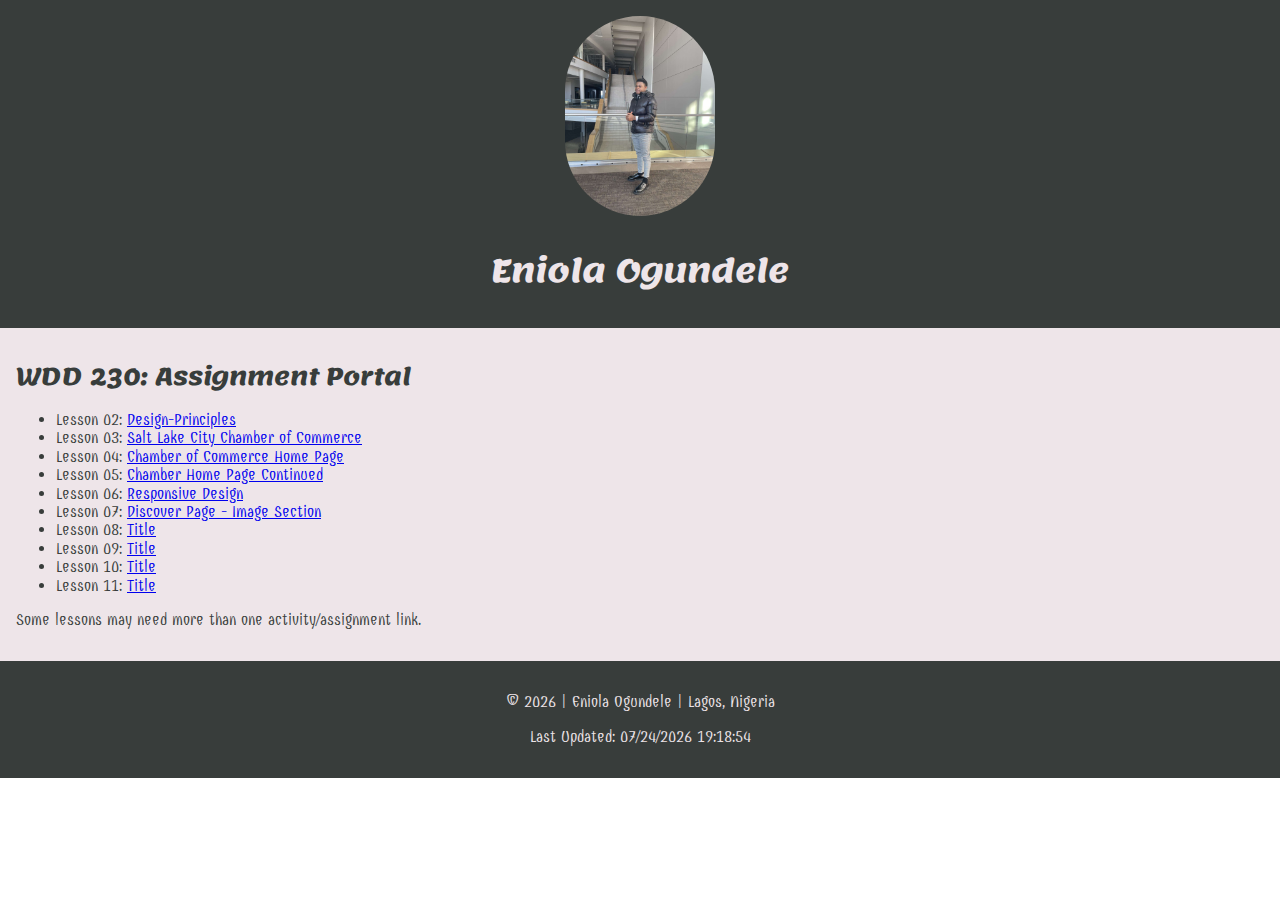
<file: index.html>
<!--Doctype HTML5-->
<!DOCTYPE html>
<html lang="en">
<head>
    <!-- Set character encoding for the document -->
    <meta charset="utf-8" />
    <!-- Viewport for responsive web design -->
    <meta name="viewport" content="width=device-width, initial-scale=1.0, viewport-fit=cover" />
    <!-- Document Title -->
    <title>Eniola Ogundele's Assignment Portal</title>
    <!-- Meta Description -->
    <meta name="description"
        content="This page is for publishing personal assingments and projects from the wdd230 course." />
    <link rel="stylesheet" href="styles/styles.css" />
    <link href="styles/small.css" rel="stylesheet" />
    <link href="styles/medium.css" rel="stylesheet" />
</head>
<body>
    <header>
        <div id="headerContent">
            <img src="images\eniola img.jpg" alt="photo"/>
            <h1>Eniola Ogundele</h1>
        </div>
    </header>
    <main>
        <div id="mainContent">
            <h2>WDD 230: Assignment Portal</h2>
            <ul>
                <li>Lesson 02: <a href="design-principles.html"> Design-Principles </a></li>
                <li>Lesson 03: <a href="chamberofcommerce.html">Salt Lake City Chamber of Commerce </a></li>
                <li>Lesson 04: <a href="wdd230\index.html">Chamber of Commerce Home Page </a></li>
                <li>Lesson 05: <a href="wdd230\index.html">Chamber Home Page Continued</a>
                                
                <li>Lesson 06: <a href="wdd230\index.html">Responsive Design</a></li>
                <li>Lesson 07: <a href="./wdd230/chamber/discover.html">Discover Page - Image Section</a>
            
                <li>Lesson 08: <a href="Title">Title</a>
                                
                <li>Lesson 09: <a href="Title">Title</a>
                                
                                
                <li>Lesson 10: <a href="Title">Title</a>
                                
                <li>Lesson 11: <a href="Title">Title</a></li>
            </ul>
            <p>Some lessons may need more than one activity/assignment link.</p>
        </div>
    </main>
    <footer>
        <div id="footerContent">
            <p>&copy; <span id="currentYear"></span> | Eniola Ogundele | Lagos, Nigeria</p>
            <p>Last Updated: <span id="currentDate"></span></p>
        </div>
    </footer>
    <script src="scripts/last_modified.js"></script>
</body>
</html>
</file>
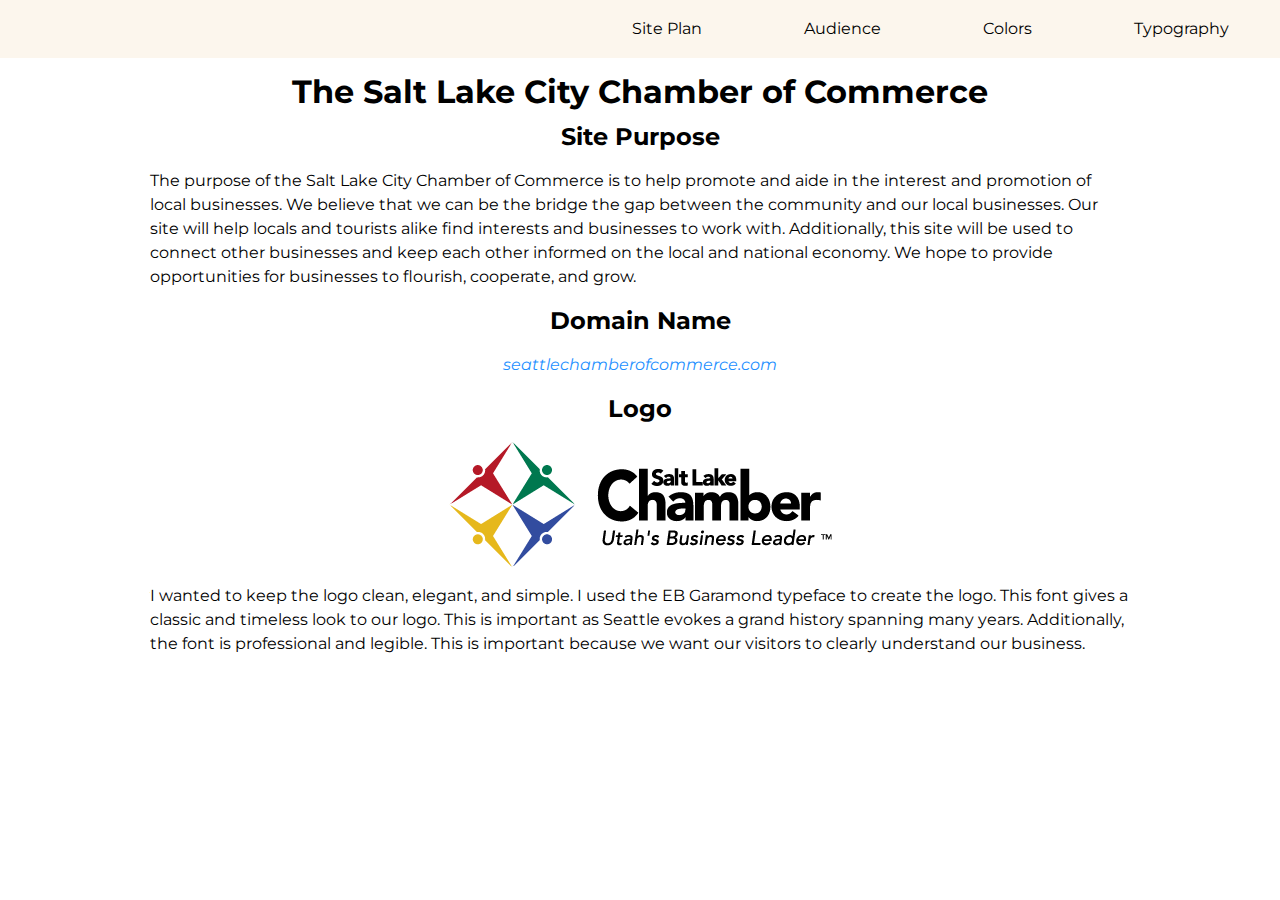
<file: chamberofcommerce.html>
<!DOCTYPE html>
<html lang="en">

<head>
    <meta charset="UTF-8">
    <meta http-equiv="X-UA-Compatible" content="IE=edge">
    <meta name="viewport" content="width=device-width, initial-scale=1.0">
    <meta name="description" content="Site Plan for Salt Lake City Chamber of Commerce">
    <link rel="stylesheet" href="styles/normalize.css">
    <link rel="stylesheet" href="styles/styless.css">
    <title>Salt Lake City Chamber of Commerce Site Plan</title>
</head>

<body>
    <nav>
        <ul>
            <li><a href="index.html">Site Plan</a></li>
            <li><a href="target-audience.html">Audience</a></li>
            <li><a href="color-scheme.html">Colors</a></li>
            <li><a href="typography.html">Typography</a></li>
        </ul>
    </nav>

    <!-- Site Name -->
    <section>
        <h1>The Salt Lake City Chamber of Commerce</h1>
    </section>

    <!-- Site Purpose -->
    <section id="purpose">
        <h2>Site Purpose</h2>
        <p>The purpose of the Salt Lake City Chamber of Commerce is to help promote and aide in the interest and promotion of local businesses.
            We believe that we can be the bridge the gap between the community and our local businesses. Our site will help locals and tourists alike 
            find interests and businesses to work with. Additionally, this site will be used to connect other businesses and keep each other informed on the
            local and national economy. We hope to provide opportunities for businesses to flourish, cooperate, and grow.
        </p>
    </section>

    <!-- Domain Name -->
    <section id="domain">
        <h2>Domain Name</h2>
        <p><a href="https://domains.google.com/registrar/search?searchTerm=seattlechamberofcommerce.com&utm_source=google&utm_medium=cpc&hl=en&_ga=2.246638468.1687355771.1651888160-664859540.1651888160">seattlechamberofcommerce.com</a></p>
    </section>

    <!-- Logo -->
    <section id="logo">
        <h2>Logo</h2>
        <div class="img">
            <img src="images/SLC_Chamber.png" alt="Chamber of Commerce Logo">
        </div>
        <p>I wanted to keep the logo clean, elegant, and simple. I used the EB Garamond typeface to create the logo. This font gives a classic and timeless
            look to our logo. This is important as Seattle evokes a grand history spanning many years. Additionally, the font is professional and legible. This is
            important because we want our visitors to clearly understand our business.
        </p>
    </section>
</body>

</html>
</file>
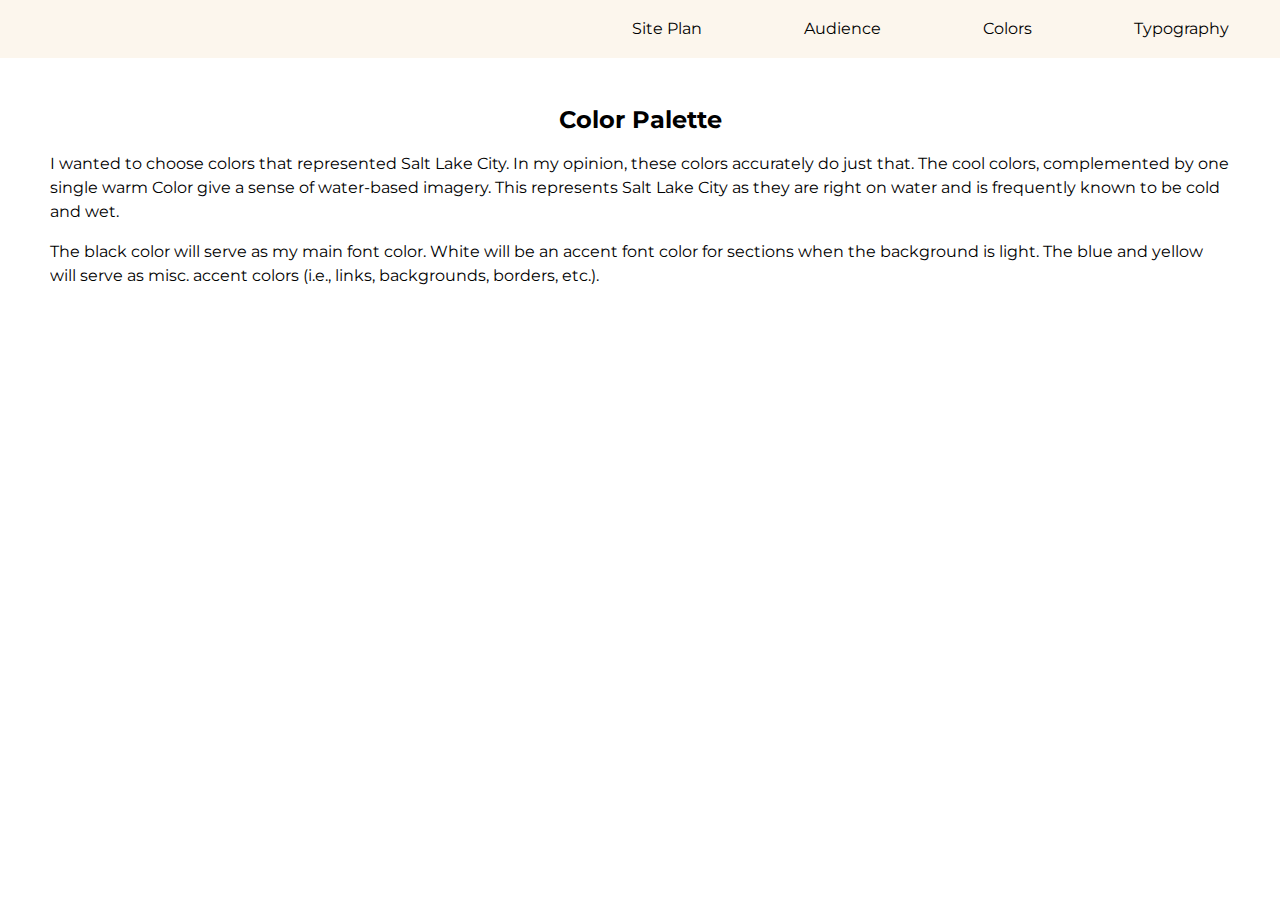
<file: color-scheme.html>
<!DOCTYPE html>
<html lang="en">
<head>
    <meta charset="UTF-8">
    <meta http-equiv="X-UA-Compatible" content="IE=edge">
    <meta name="viewport" content="width=device-width, initial-scale=1.0">
    <meta name="description" content="Site Plan for Salt Lake City Chamber of Commerce">
    <link rel="stylesheet" href="styles/normalize.css">
    <link rel="stylesheet" href="styles/styless.css">
    <title>Salt Lake City Chamber of Commerce Site Plan</title>
</head>
<body>
    <nav>
        <ul>
            <li><a href="index.html">Site Plan</a></li>
            <li><a href="target-audience.html">Audience</a></li>
            <li><a href="color-scheme.html">Colors</a></li>
            <li><a href="typography.html">Typography</a></li>
        </ul>
    </nav>

    <!-- Coolors Palette Widget -->
    <section id="coolors_palette">
        <h2>Color Palette</h2>
        <p>I wanted to choose colors that represented Salt Lake City. In my opinion, these colors accurately do just that. The cool colors, complemented by one single warm Color
            give a sense of water-based imagery. This represents Salt Lake City as they are right on water and is frequently known to be cold and wet.
        </p>
        <p>
            The black color will serve as my main font color. White will be an accent font color for sections when the background is light. The blue and yellow will serve as 
            misc. accent colors (i.e., links, backgrounds, borders, etc.).
        </p>
        <script src="https://coolors.co/palette-widget/widget.js"></script>
        <script data-id="030207805340276717">new CoolorsPaletteWidget("030207805340276717", ["000000","14213d","fca311","e5e5e5","ffffff"]); </script>
    </section>
</body>
</html>
</file>
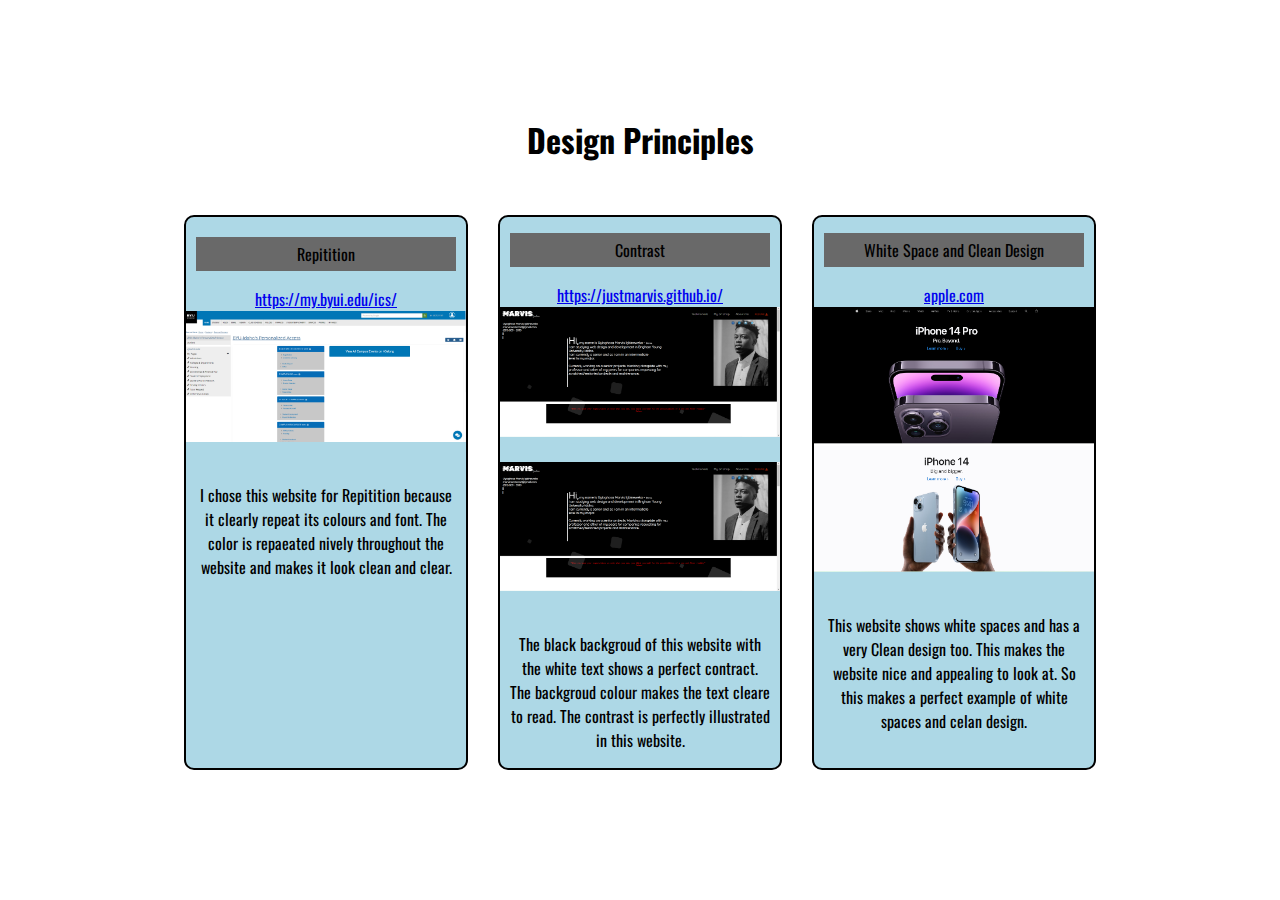
<file: design-principles.html>
<!DOCTYPE html>
<html lang="en">
<head>
<meta charset="UTF-8">
<meta http-equiv="X-UA-Compatible" content="IE=edge">
<meta name="viewport" content="width=device-width, initial-scale=1.0">
<link rel="stylesheet" href="styles/css/Main.css">
<title>Document</title>
</head>
<body>
<div class="mainContainer">
<h1 class="desgn">Design Principles</h1>
<div class="boxContainer">
<div class="box">
<h2 class="desgnh2"></h2>
<p class="heading">Repitition</p>
<a href="#" class="desgnlink">https://my.byui.edu/ics/</a>
<img src="images/BYUI.EDU.png" alt="" class="repImg">
<p>I chose this website for Repitition because it clearly repeat its colours and font.
The color is repaeated nively throughout the website and makes it look clean and clear.</p>
</div>
<div class="box">
<p class="heading">Contrast</p>
<a href="#" class="desgnlink">https://justmarvis.github.io/</a>
<img src="images/friend.png" alt="" class="repImg">
<img src="images/friend.png" alt="" class="repImg">
<p>The black backgroud of this website with the white text shows a perfect contract.
The backgroud colour makes the text cleare to read. The contrast is perfectly illustrated in this website.
</p>
</div>
<div class="box">
<p class="heading">White Space and Clean Design</p>
<a href="#" class="desgnlink">apple.com</a>
<img src="images/IPHONE.png" alt="" class="repImg">
<p>This website shows white spaces and has a very Clean design too.
This makes the website nice and appealing to look at.
So this makes a perfect example of white spaces and celan design.

</p>
</div>
</div>
</div>
<footer></footer>
</body>
</html>
</file>
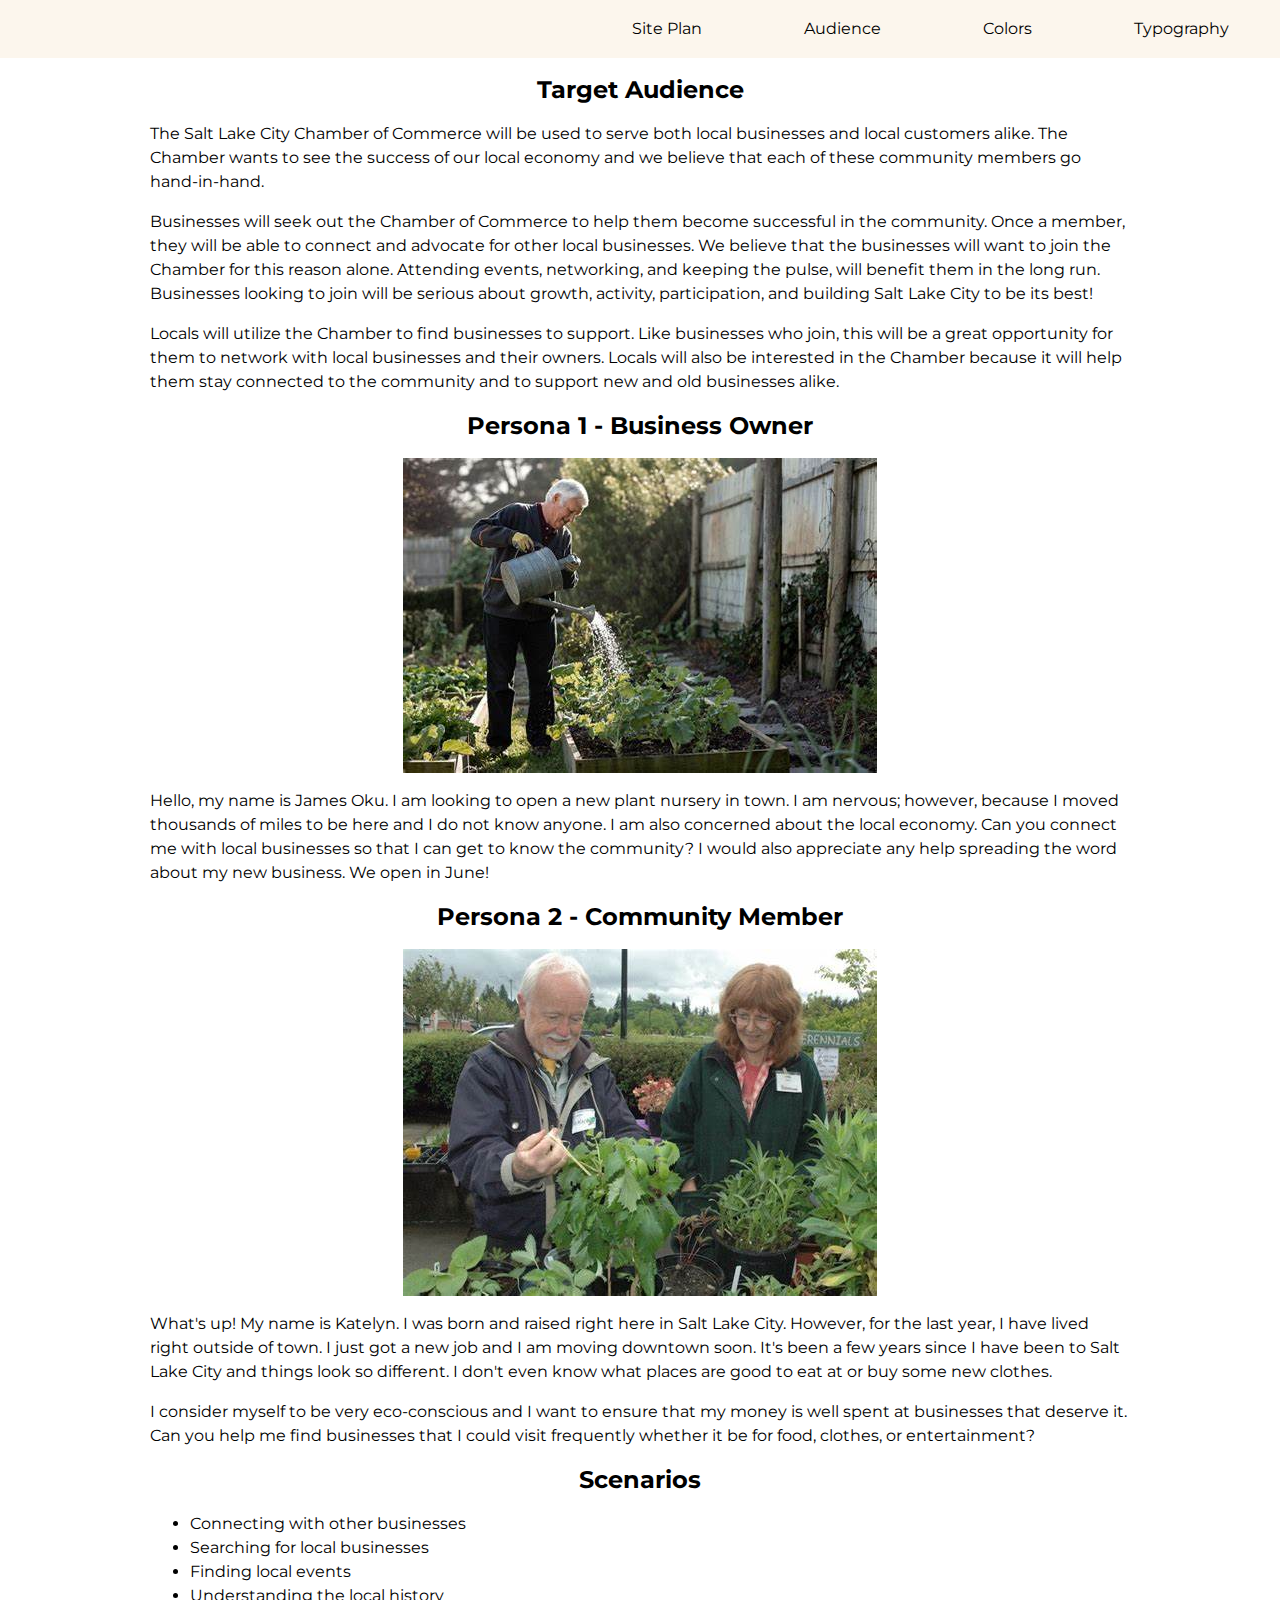
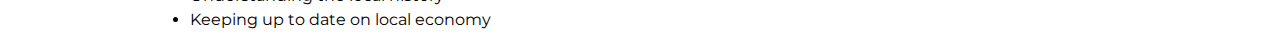
<file: target-audience.html>
<!DOCTYPE html>
<html lang="en">
<head>
    <meta charset="UTF-8">
    <meta http-equiv="X-UA-Compatible" content="IE=edge">
    <meta name="viewport" content="width=device-width, initial-scale=1.0">
    <meta name="description" content="Site Plan for Salt Lake City Chamber of Commerce">
    <link rel="stylesheet" href="styles/normalize.css">
    <link rel="stylesheet" href="styles/styless.css">
    <title>Salt Lake City Chamber of Commerce Site Plan</title>
</head>
<body>
    <nav>
        <ul>
            <li><a href="index.html">Site Plan</a></li>
            <li><a href="target-audience.html">Audience</a></li>
            <li><a href="color-scheme.html">Colors</a></li>
            <li><a href="typography.html">Typography</a></li>
        </ul>
    </nav>

    <!-- Target Audience -->
    <section>
        <h2>Target Audience</h2>
        <p>
            The Salt Lake City Chamber of Commerce will be used to serve both local businesses and local customers alike. The Chamber wants to see the success of our local
            economy and we believe that each of these community members go hand-in-hand.
        </p>

        <p>
            Businesses will seek out the Chamber of Commerce to help them become successful in the community. Once a member, they will be able to connect and advocate for
            other local businesses. We believe that the businesses will want to join the Chamber for this reason alone. Attending events, networking, and keeping the pulse, will
            benefit them in the long run. Businesses looking to join will be serious about growth, activity, participation, and building Salt Lake City to be its best!
        </p>

        <p>
            Locals will utilize the Chamber to find businesses to support. Like businesses who join, this will be a great opportunity for them to network with local businesses and their owners.
            Locals will also be interested in the Chamber because it will help them stay connected to the community and to support new and old businesses alike. 
        </p>
    </section>

    <!-- Persona 1 -->
    <section>
        <h2>Persona 1 - Business Owner</h2>
        <div class="img">
            <img src="images/plant room.jpg" alt="plant nursery">
        </div>
        <p>
            Hello, my name is James Oku. I am looking to open a new plant nursery in town. I am nervous; however, because I moved thousands of miles to be here and I 
            do not know anyone. I am also concerned about the local economy. Can you connect me with local businesses so that I can get to know the community? I would
            also appreciate any help spreading the word about my new business. We open in June!
        </p>
    </section>

    <!-- Persona 2 -->
    <section>
        <h2>Persona 2 - Community Member</h2>
        <div class="img">
            <img src="images/community.jpg" alt="together">
        </div>
        <p>
            What's up! My name is Katelyn. I was born and raised right here in Salt Lake City. However, for the last year, I have lived right outside of town. I just got a new job and I am
            moving downtown soon. It's been a few years since I have been to Salt Lake City and things look so different. I don't even know what places are good to eat at or 
            buy some new clothes.
        </p>
        <p>
            I consider myself to be very eco-conscious and I want to ensure that my money is well spent at businesses that deserve it. Can you help me find businesses that I could
            visit frequently whether it be for food, clothes, or entertainment?
        </p>
    </section>

    <section>
        <h2>Scenarios</h2>
        <ul>
            <li>Connecting with other businesses</li>
            <li>Searching for local businesses</li>
            <li>Finding local events</li>
            <li>Understanding the local history</li>
            <li>Keeping up to date on local economy</li>
        </ul>
    </section>

</body>
</html>
</file>
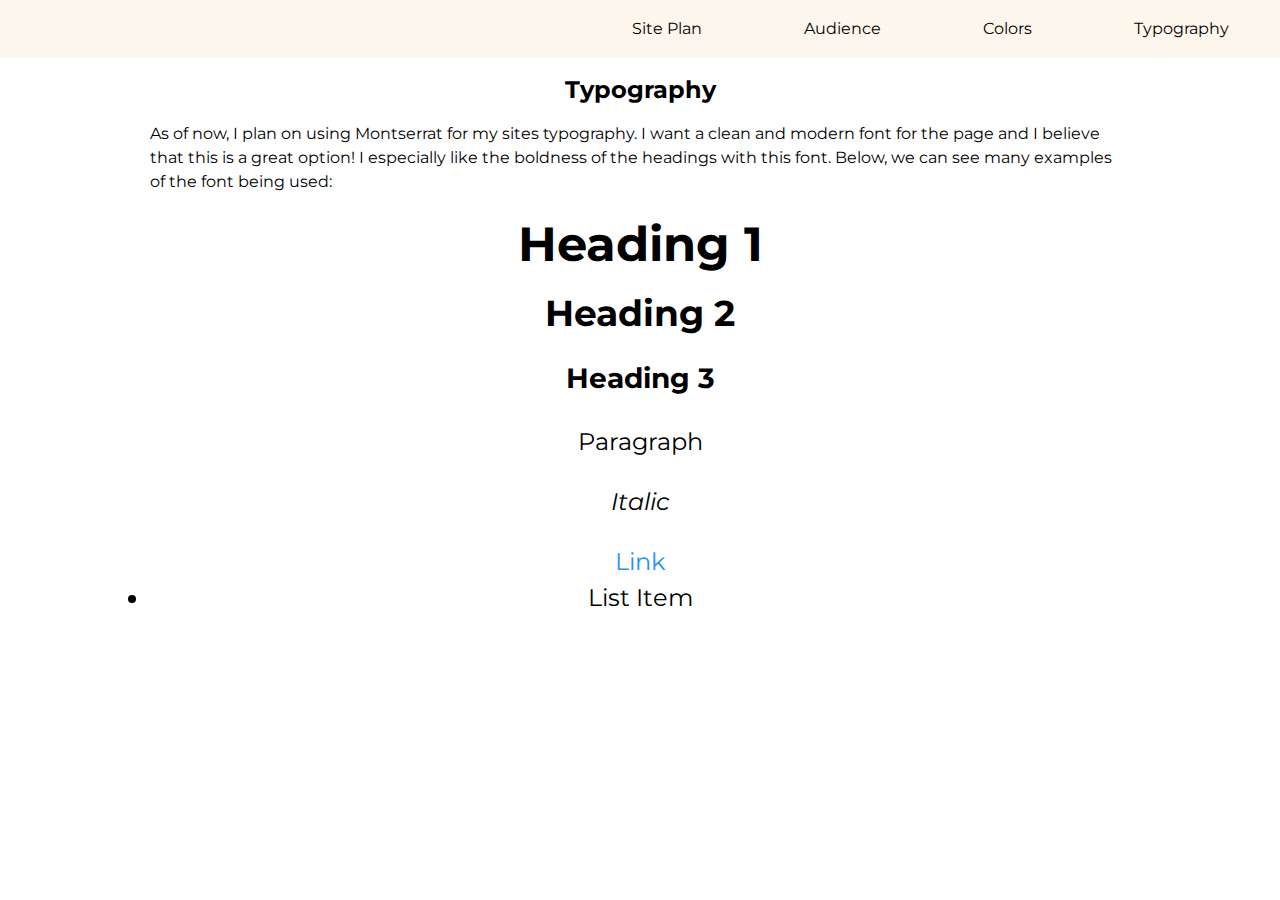
<file: typography.html>
<!DOCTYPE html>
<html lang="en">
<head>
    <meta charset="UTF-8">
    <meta http-equiv="X-UA-Compatible" content="IE=edge">
    <meta name="viewport" content="width=device-width, initial-scale=1.0">
    <meta name="description" content="Site Plan for Salt Lake City Chamber of Commerce">
    <link rel="stylesheet" href="styles/normalize.css">
    <link rel="stylesheet" href="styles/styless.css">
    <title>Salt Lake City Chamber of Commerce Site Plan</title>
</head>
<body>
    <nav>
        <ul>
            <li><a href="index.html">Site Plan</a></li>
            <li><a href="target-audience.html">Audience</a></li>
            <li><a href="color-scheme.html">Colors</a></li>
            <li><a href="typography.html">Typography</a></li>
        </ul>
    </nav>

    <section>
        <h2>Typography</h2>
        <p>
            As of now, I plan on using Montserrat for my sites typography. I want a clean and modern font for the page and I believe that this is a great option!
            I especially like the boldness of the headings with this font. Below, we can see many examples of the font being used:
        </p>
    </section>

    <section id="typography">
        <h1>Heading 1</h1>
        <h2>Heading 2</h2>
        <h3>Heading 3</h3>
        <p>Paragraph</p>
        <p><i>Italic</i></p>
        <a href="#">Link</a>
        <li>List Item</li>
    </section>
</body>
</html>
</file>
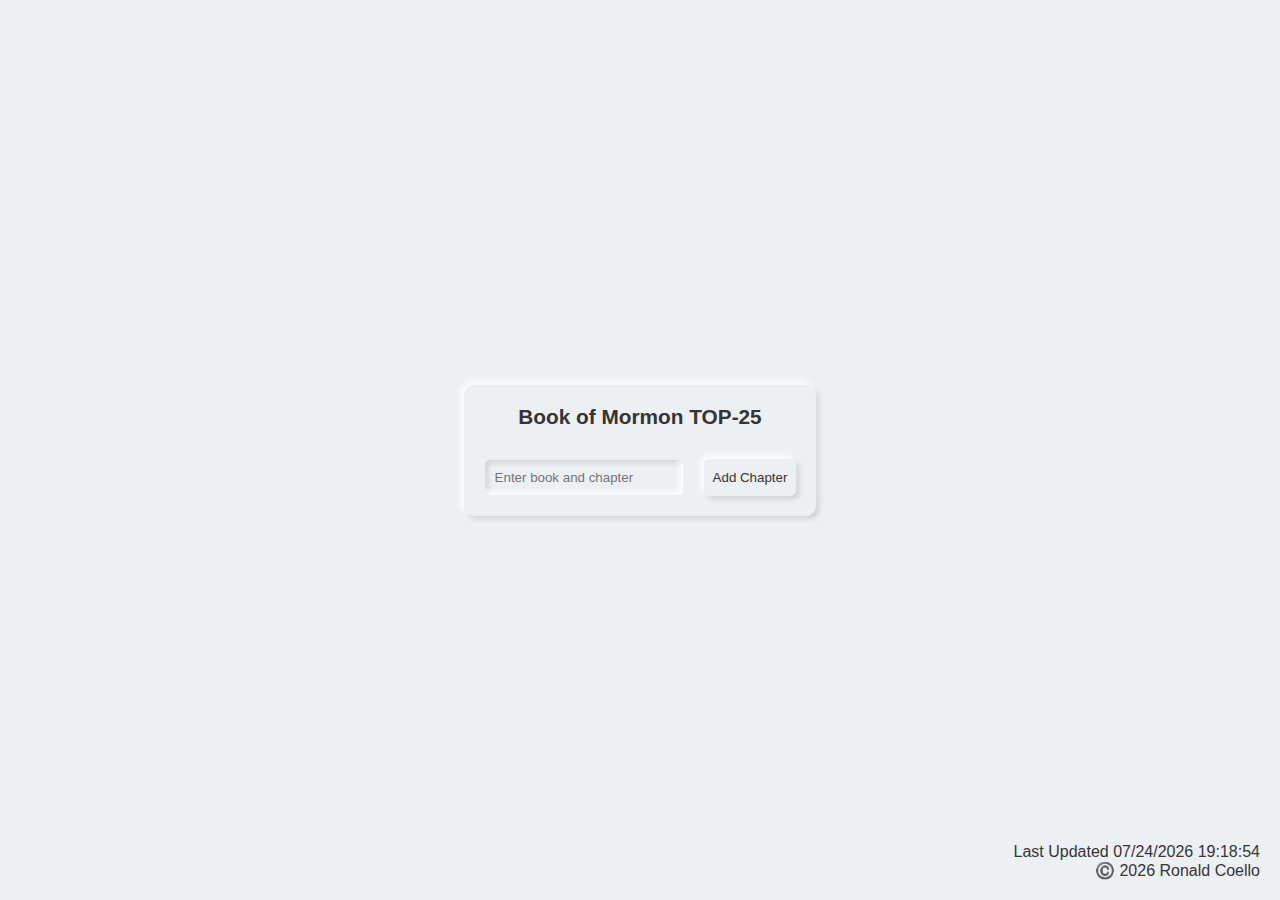
<file: wdd230/bookofmormon.html>
<!DOCTYPE html>
<html lang="en">
<head>
    <meta charset="UTF-8">
    <meta http-equiv="X-UA-Compatible" content="IE=edge">
    <meta name="viewport" content="width=device-width, initial-scale=1.0">
    <meta name="author" content="Eniola Ogundele"/>
    <meta name="description" content="Javascript practice for DOM manipulation">
    <link rel="stylesheet" href="/styles/css/styles_bom.css">
    <title>Book of Mormon TOP 25</title>
</head>
<body>
    <div class="body">
        <div class="container">
            <h1>Book of Mormon TOP-25</h1>
            <div class="header">
                <input type="text" placeholder="Enter book and chapter" id="chapter">
                <button class="add" type="button">Add Chapter</button>
            </div>
            <div class="chapters">
                <ul class="list">
                    
                    
                </ul>
            </div>   
        </div>
    </div>
    <div class="update"></div>
    


   
    <script src="/scripts/scriptss.js"></script>
</body>
</html>
</file>
<file: styles/small.css>
@import url('https://fonts.googleapis.com/css2?family=Work+Sans&display=swap');
@import url('https://fonts.googleapis.com/css2?family=Be+Vietnam+Pro:wght@300&family=PT+Mono&family=Work+Sans&display=swap');
@import url('https://fonts.googleapis.com/css2?family=Combo&display=swap');
@import url('https://fonts.googleapis.com/css2?family=Lemonada&display=swap');
:root {
    /* change the values below to your colors from your palette */
    --primary-color: #383D3B;
    --secondary-color: #EEE5E9;
    --accent1-color: #7C7C7C;
    --accent2-color: #92DCE5;
  
    /* change the values below to your chosen font(s) */
    /*--heading-font: 'Work Sans', sans-serif;
    --paragraph-font: 'Be Vietnam Pro', sans-serif;*/
    --heading-font: 'Lemonada', cursive;
    --paragraph-font: 'Combo', cursive;
  
    /* these colors below should be chosen from among your palette colors above */
    --headline-color-on-white: #383D3B;  /* headlines on a white background */ 
    --headline-color-on-color: #EEE5E9; /* headlines on a colored background */ 
    --paragraph-color-on-white: #383D3B; /* paragraph text on a white background */ 
    --paragraph-color-on-color: #EEE5E9; /* paragraph text on a colored background */ 
    --text-background-color: #EEE5E9;
    --nav-link-color: #EEE5E9;
    --nav-background-color: #7C7C7C;
    --nav-hover-link-color: #383D3B;
    --nav-hover-background-color: #92DCE5;

    --card-width: 100%;
  }

#headerContent{
    display: grid;
    grid-template-rows: 200px 1fr;
    max-width: var(--card-width);
    background-color: var(--primary-color);
    /*margin-top: 1em;*/
    padding: 1em;
    gap: 1em;
}

#headerContent img{
    height: 100%;
    /*align-self: center;
    justify-self: center;*/
    margin: 0 auto;
    border-radius: 100px;
}

#headerContent h1{
    width: 100%;
    align-self: center;
    /*justify-self: center;*/
    text-align: center;
    font-family: var(--heading-font);
    color: var(--headline-color-on-color);
}

#mainContent{
    max-width: var(--card-width);
    background-color: var(--secondary-color);
    color: var(--primary-color);
    padding: 1em;
    /*margin: 0 auto;
    border-radius: 10px;
    margin-top: 10px;
    box-shadow: 5px 5px 6px var(--primary-color);*/
}

#mainContent h2{
    font-family: var(--heading-font);
}

#mainContent ul{
    font-family: var(--paragraph-font);
}

#mainContent p{
    font-family: var(--paragraph-font);
}

#footerContent{
    font-family: var(--paragraph-font);
    max-width: var(--card-width);
    background-color: var(--primary-color);
    padding: 1em;
    color: var(--secondary-color);
    text-align: center;
    /*margin: 0 auto;
    border-radius: 10px;
    margin-top: 10px;
    box-shadow: 5px 5px 6px var(--primary-color);*/
}
</file>
<file: styles/medium.css>
@media screen and (min-width: 700px) {
    #hamburger {
        margin-right: 100px;
    }

    /* MAIN */
    .home {
        display: grid;
        grid-template-columns: 1fr 1fr;
        /* grid-template-rows: 300px 300px 300px; */
        margin: auto;
    }
    
    main section, main section div {
        background-color: #e5e5e5;
        margin: 10px;
        text-align: center;
        /* border: 2px solid #14213d; */
        height: 280px;
    }

    main section {
        /* height: 400px; */
        object-fit: cover;
        overflow: hidden;
    }

    nav a {
        text-align: center;
    }

    #event {
        grid-column: 1;
        grid-row: 2;
        /* height: 428px; */
    }

    #hero {
        grid-column: 1/3;
        grid-row: 1;
        /* height: 100%; */
        height: 500px;
    }

    #weather {
        grid-column: 1;
        grid-row: 4;
        /* overflow: scroll; */
    }

    #weather_top {
        margin-bottom: -150px;
        margin-top: -25px;
    }

    #join {
        grid-column: 2;
        grid-row: 2;
    }

    #news {
        grid-column: 2;
        grid-row: 4;
        overflow: scroll;
    }

    #spotlights {
        grid-column: 1/3;
        grid-row: 3;
        display: flex;
        flex-direction: row;
        height: 300px;
        /* flex-wrap: wrap; */
    }

    #spot1, #spot2, #spot3 {
        width: 31%;
        /* height: 90%; */
    }

    #spot1 img, #spot2 img, #spot3 img {
        width: 100%;
        overflow: hidden;
        position: relative;
        bottom: 125px;
        /* position: relative; */
    }

    #spot1 h3, #spot2 h3, #spot3 h3 {
        position: relative;
        top: 75px;
        font-size: 2em;
    }

    /* FOOTER */

    #about {
        display: grid;
        grid-template-columns: 1fr 1fr 1fr;
    }

    #about img {
        grid-column: 2;
        width: 250px;
        margin: auto;
    }

    #address {
        grid-column: 1;
        grid-row: 1;
        line-height: .5em;
    }

    #contact {
        grid-column: 3;
        grid-row: 1;
        /* line-height: .5em; */
    }

    #copyright-large {
        display: block;
    }

    .discover div:hover{
        -moz-box-shadow: 0 0 10px #ccc;
        -webkit-box-shadow: 0 0 10px #ccc;
        box-shadow: 0 0 10px #ccc;
      }
}
</file>
<file: styles/styless.css>
@import url('https://fonts.googleapis.com/css2?family=Montserrat:ital,wght@0,300;0,500;0,900;1,500&display=swap');

body {
    margin: auto;
    font-family: 'Montserrat', sans-serif;
    margin: 0px auto;
    /* max-width: 1200px; */
}

nav ul {
    display: flex;
    flex-direction: column;
    justify-content: flex-end;
    margin: 0 auto;
}

nav li {
    list-style-type: none;
    padding: 20px 51px;
}

nav li:hover {
    background-color: #fbe7c8;
    font-weight: 600;
}

nav a {
    color: black;
    text-decoration: none;
    font-size: 1em;
    text-align: center;
}

nav {
    background-color: #fcf6ed;
}

section {
    margin: auto 150px;
    line-height: 1.5em;
}

h1, h2 {
    text-align: center;
}

/* LOGO */
.img {
    display: flex;
    justify-content: center;
}

/* PURPOSE */
#purpose {
    text-align: left;
}

/* DOMAIN */
#domain {
    text-align: center;
}

#domain a {
    text-decoration: none;
    color: dodgerblue;
    font-style: italic;
}

#domain a:hover {
    color: rgb(0, 117, 235);
}

#coolors_palette {
    margin: 50px 50px;
}

#typography {
    text-align: center;
    font-size: 1.5em;
}

#typography a {
    text-decoration: none;
    color: dodgerblue;
}

/* MEDIA QUERIES */
@media screen and (min-width: 900px) {
    nav ul {
        flex-direction: row;
    }
}
</file>
<file: styles/css/Main.css>
/* small screen */
/* .header {
    background-color: #4682b4;
    box-shadow: #000 2px 2px 20px;
    padding: 20px;
    border-radius: 10px;
    display: flex;
    justify-content: space-evenly;
    color: #fff;
}
img {
    width: 150px;
}
body {
    font-family: sans-serif;
}
.mainContainer {
    margin-left: 500px;
    margin-right: 500px;
}
h1 {
    text-shadow: #fff 2px 2px 10px;
    text-align: center;
}
.title {
    border-bottom: 1px solid #000;
    margin-left: 20px;
    text-shadow: #000 2px 2px 10px;
}
ul {
    line-height: 28px;
}
.note {
    border-top: 1px solid #000;
    margin-left: 20px;
}
footer {
    background-color: #4682b4;
    box-shadow: #000 2px 2px 20px;
    padding: 20px;
    border-radius: 10px;
    text-align: center;
    color: #fff;
}
span {
    color: greenyellow;
} */

/* large screen */

@import url('https://fonts.googleapis.com/css2?family=Oswald:wght@200;400&family=Playfair+Display:ital@1&display=swap');

/* small screen */
/* .header {
    background-color: #4682b4;
    box-shadow: #000 2px 2px 20px;
    padding: 20px;
    border-radius: 10px;
    display: flex;
    justify-content: space-evenly;
    color: #fff;
}
img {
    width: 150px;
}
body {
    font-family: sans-serif;
}
.mainContainer {
    margin-left: 500px;
    margin-right: 500px;
}
h1 {
    text-shadow: #fff 2px 2px 10px;
    text-align: center;
}
.title {
    border-bottom: 1px solid #000;
    margin-left: 20px;
    text-shadow: #000 2px 2px 10px;
}
ul {
    line-height: 28px;
}
.note {
    border-top: 1px solid #000;
    margin-left: 20px;
}
footer {
    background-color: #4682b4;
    box-shadow: #000 2px 2px 20px;
    padding: 20px;
    border-radius: 10px;
    text-align: center;
    color: #fff;
}
span {
    color: greenyellow;
} */

/* large screen */

.mainContainer {
    width: 80%;
    height: 50%;
    display: grid;
    grid-template-rows: 10% 5% 1fr;
    grid-row-gap: 10px;
    align-content: center;
    text-align: center;
    justify-content: space-around;
    margin: auto auto;
    margin-top: 100px;
    font-family: Oswald;
}
h1 {
    grid-row: 1/2;
}
.desgnlink {
    margin-bottom: 35px;
}
.desgn{
    text-align: center;

}
.boxContainer {
    grid-row: 3/4;
    /* width: 60%; */
    height: auto;
    display: flex;
    flex-wrap: wrap;
    /* justify-content: space-betweeen; */
    margin: auto auto;
    grid-gap: 30px;
    /* margin: 50px; */
}
/*.box{
    height: autopx;
    width: 280px;
    background-color: lightblue;
    border: 2px solid black;
    padding: 10px;
}

@media only screen and (max-width: 1000px){





}
/*gggggg*/

body {
    margin-bottom: 100px;
}

.box{
    height: auto;
    width: 280px;
    background-color: lightblue;
    border: 2px solid black;
    border-radius: 10px;
    margin: 0 auto ;
}
.repImg {
    width: 100%;
    margin-bottom: 20px;
}
.heading {
    background-color: dimgrey;
    padding: 5px;
}
p {
    margin-left: 10px;
    margin-right: 10px;
}

footer {
    margin-top: 100px;
}

@media only screen and (max-width: 1000px){


}
</file>
<file: styles/css/styles_bom.css>
* {
    margin: 0 auto;
    font-family: 'Trebuchet MS', 'Lucida Sans Unicode', 'Lucida Grande', 'Lucida Sans', Arial, sans-serif;
    color: rgb(53, 53, 53);
    box-sizing: border-box;
}
h1 {
    font-size: 1.3rem;
    text-align: center;
}
:root{
    --main_color: #ecf0f3;
    
}
body {
    background-color: var(--main_color);
    
}

.container {
   
    padding: 20px;
    background-color: var(--main_color);
    box-shadow: -3px -3px 9px #ffffff, 3px 3px 5px #ceced1;
    max-width: 400px;
    height: fit-content;
    border-radius: 10px;
}

input {
    padding: 10px;
    width: 200px;
    background-color: var(--main_color);
    border-radius: 5px;
    border: 1px solid #ecf0f3;
    box-shadow: inset -3px -3px 7px #ffffff, inset 3px 3px 5px #ceced1;
    margin-right: 20px;
}

input:focus {
    outline: 2px solid rgb(93, 95, 95);
}

button {
    background-color: var(--main_color);
    border-radius: 5px;
    border: 1px solid #ecf0f3;
    box-shadow: -3px -3px 7px #ffffff, 3px 3px 5px #ceced1;
    padding: 8px;
    cursor: pointer;
}

.header {
    display: flex;
    margin-top: 30px;

}

button:active {
    box-shadow: inset -3px -3px 7px #ffffff, inset 3px 3px 5px #ceced1;
}

ul {
    padding: 0;
}
ul li {
    display: flex;
    justify-content: space-between;
    align-items: center;
    margin: 0px;
    margin-top: 20px;
    list-style: none;
    padding: 10px;
    border: 1px solid #ecf0f3;
    box-shadow: -3px -3px 7px #ffffff, 3px 3px 5px #ceced1;
}


.delete {
    border-radius: 9999px;
    width: 30px;
    height: 30px;
    margin: 0px;
    background-color: #FFADAD;
    color: #bf3131;
    
    
}

.body {
    width: 100%;
    height: 100%;
    display: flex;
 
    align-items: center;
    height: 100vh;
}

.update {
    position: absolute;
    bottom: 20px;
    right: 20px;
    text-align: right;
    
}
</file>
<file: styles/styles.css>
/*! normalize.css v8.0.1 | MIT License | github.com/necolas/normalize.css */

/* Document
   ========================================================================== */

/**
 * 1. Correct the line height in all browsers.
 * 2. Prevent adjustments of font size after orientation changes in iOS.
 */

 html {
    line-height: 1.15; /* 1 */
    -webkit-text-size-adjust: 100%; /* 2 */
  }
  
  /* Sections
     ========================================================================== */
  
  /**
   * Remove the margin in all browsers.
   */
  
  body {
    margin: 0;
  }
  
  /**
   * Render the `main` element consistently in IE.
   */
  
  main {
    display: block;
  }
  
  /**
   * Correct the font size and margin on `h1` elements within `section` and
   * `article` contexts in Chrome, Firefox, and Safari.
   */
  
  h1 {
    font-size: 2em;
    margin: 0.67em 0;
  }
  
  /* Grouping content
     ========================================================================== */
  
  /**
   * 1. Add the correct box sizing in Firefox.
   * 2. Show the overflow in Edge and IE.
   */
  
  hr {
    box-sizing: content-box; /* 1 */
    height: 0; /* 1 */
    overflow: visible; /* 2 */
  }
  
  /**
   * 1. Correct the inheritance and scaling of font size in all browsers.
   * 2. Correct the odd `em` font sizing in all browsers.
   */
  
  pre {
    font-family: monospace, monospace; /* 1 */
    font-size: 1em; /* 2 */
  }
  
  /* Text-level semantics
     ========================================================================== */
  
  /**
   * Remove the gray background on active links in IE 10.
   */
  
  a {
    background-color: transparent;
  }
  
  /**
   * 1. Remove the bottom border in Chrome 57-
   * 2. Add the correct text decoration in Chrome, Edge, IE, Opera, and Safari.
   */
  
  abbr[title] {
    border-bottom: none; /* 1 */
    text-decoration: underline; /* 2 */
    text-decoration: underline dotted; /* 2 */
  }
  
  /**
   * Add the correct font weight in Chrome, Edge, and Safari.
   */
  
  b,
  strong {
    font-weight: bolder;
  }
  
  /**
   * 1. Correct the inheritance and scaling of font size in all browsers.
   * 2. Correct the odd `em` font sizing in all browsers.
   */
  
  code,
  kbd,
  samp {
    font-family: monospace, monospace; /* 1 */
    font-size: 1em; /* 2 */
  }
  
  /**
   * Add the correct font size in all browsers.
   */
  
  small {
    font-size: 80%;
  }
  
  /**
   * Prevent `sub` and `sup` elements from affecting the line height in
   * all browsers.
   */
  
  sub,
  sup {
    font-size: 75%;
    line-height: 0;
    position: relative;
    vertical-align: baseline;
  }
  
  sub {
    bottom: -0.25em;
  }
  
  sup {
    top: -0.5em;
  }
  
  /* Embedded content
     ========================================================================== */
  
  /**
   * Remove the border on images inside links in IE 10.
   */
  
  img {
    border-style: none;
  }
  
  /* Forms
     ========================================================================== */
  
  /**
   * 1. Change the font styles in all browsers.
   * 2. Remove the margin in Firefox and Safari.
   */
  
  button,
  input,
  optgroup,
  select,
  textarea {
    font-family: inherit; /* 1 */
    font-size: 100%; /* 1 */
    line-height: 1.15; /* 1 */
    margin: 0; /* 2 */
  }
  
  /**
   * Show the overflow in IE.
   * 1. Show the overflow in Edge.
   */
  
  button,
  input { /* 1 */
    overflow: visible;
  }
  
  /**
   * Remove the inheritance of text transform in Edge, Firefox, and IE.
   * 1. Remove the inheritance of text transform in Firefox.
   */
  
  button,
  select { /* 1 */
    text-transform: none;
  }
  
  /**
   * Correct the inability to style clickable types in iOS and Safari.
   */
  
  button,
  [type="button"],
  [type="reset"],
  [type="submit"] {
    -webkit-appearance: button;
  }
  
  /**
   * Remove the inner border and padding in Firefox.
   */
  
  button::-moz-focus-inner,
  [type="button"]::-moz-focus-inner,
  [type="reset"]::-moz-focus-inner,
  [type="submit"]::-moz-focus-inner {
    border-style: none;
    padding: 0;
  }
  
  /**
   * Restore the focus styles unset by the previous rule.
   */
  
  button:-moz-focusring,
  [type="button"]:-moz-focusring,
  [type="reset"]:-moz-focusring,
  [type="submit"]:-moz-focusring {
    outline: 1px dotted ButtonText;
  }
  
  /**
   * Correct the padding in Firefox.
   */
  
  fieldset {
    padding: 0.35em 0.75em 0.625em;
  }
  
  /**
   * 1. Correct the text wrapping in Edge and IE.
   * 2. Correct the color inheritance from `fieldset` elements in IE.
   * 3. Remove the padding so developers are not caught out when they zero out
   *    `fieldset` elements in all browsers.
   */
  
  legend {
    box-sizing: border-box; /* 1 */
    color: inherit; /* 2 */
    display: table; /* 1 */
    max-width: 100%; /* 1 */
    padding: 0; /* 3 */
    white-space: normal; /* 1 */
  }
  
  /**
   * Add the correct vertical alignment in Chrome, Firefox, and Opera.
   */
  
  progress {
    vertical-align: baseline;
  }
  
  /**
   * Remove the default vertical scrollbar in IE 10+.
   */
  
  textarea {
    overflow: auto;
  }
  
  /**
   * 1. Add the correct box sizing in IE 10.
   * 2. Remove the padding in IE 10.
   */
  
  [type="checkbox"],
  [type="radio"] {
    box-sizing: border-box; /* 1 */
    padding: 0; /* 2 */
  }
  
  /**
   * Correct the cursor style of increment and decrement buttons in Chrome.
   */
  
  [type="number"]::-webkit-inner-spin-button,
  [type="number"]::-webkit-outer-spin-button {
    height: auto;
  }
  
  /**
   * 1. Correct the odd appearance in Chrome and Safari.
   * 2. Correct the outline style in Safari.
   */
  
  [type="search"] {
    -webkit-appearance: textfield; /* 1 */
    outline-offset: -2px; /* 2 */
  }
  
  /**
   * Remove the inner padding in Chrome and Safari on macOS.
   */
  
  [type="search"]::-webkit-search-decoration {
    -webkit-appearance: none;
  }
  
  /**
   * 1. Correct the inability to style clickable types in iOS and Safari.
   * 2. Change font properties to `inherit` in Safari.
   */
  
  ::-webkit-file-upload-button {
    -webkit-appearance: button; /* 1 */
    font: inherit; /* 2 */
  }
  
  /* Interactive
     ========================================================================== */
  
  /*
   * Add the correct display in Edge, IE 10+, and Firefox.
   */
  
  details {
    display: block;
  }
  
  /*
   * Add the correct display in all browsers.
   */
  
  summary {
    display: list-item;
  }
  
  /* Misc
     ========================================================================== */
  
  /**
   * Add the correct display in IE 10+.
   */
  
  template {
    display: none;
  }
  
  /**
   * Add the correct display in IE 10.
   */
  
  [hidden] {
    display: none;
  }
</file>
